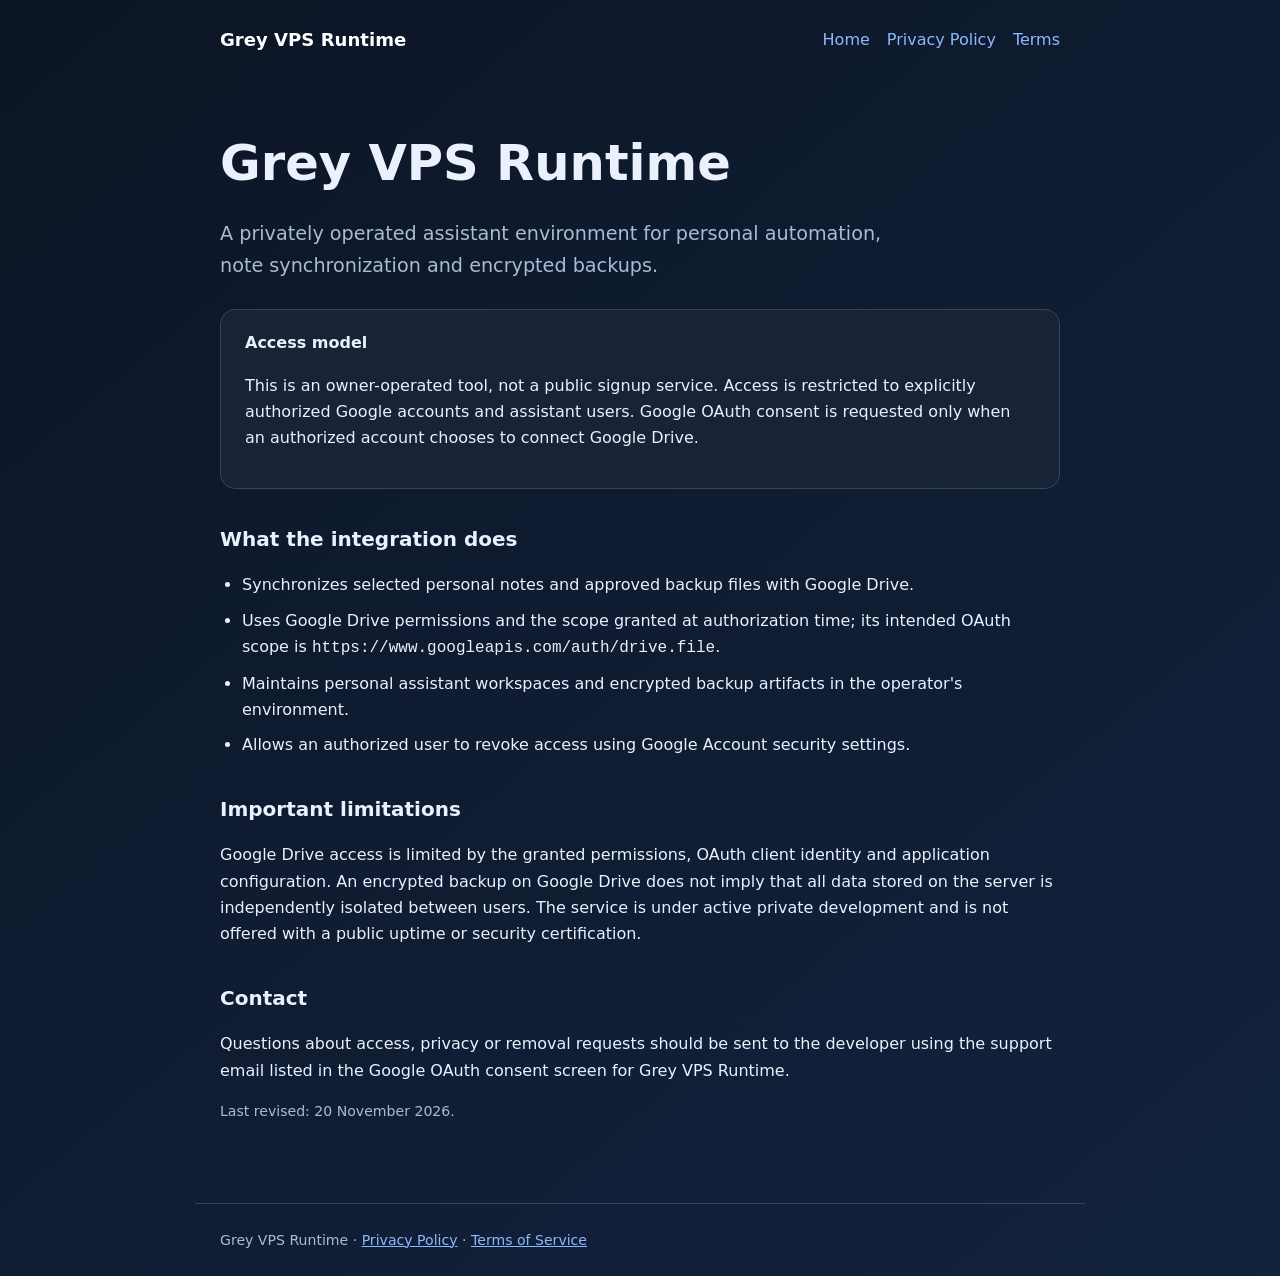
<file: index.html>
<!doctype html><html lang="en"><head><meta charset="utf-8"><meta name="viewport" content="width=device-width,initial-scale=1"><title>Grey VPS Runtime — Private automation and Google Drive sync</title><meta name="description" content="Grey VPS Runtime is a privately operated assistant and backup automation environment."><link rel="stylesheet" href="style.css"></head><body><header><strong>Grey VPS Runtime</strong><nav><a href="index.html">Home</a><a href="privacy.html">Privacy Policy</a><a href="terms.html">Terms</a></nav></header><main><h1>Grey VPS Runtime</h1><p class="lede">A privately operated assistant environment for personal automation, note synchronization and encrypted backups.</p><div class="panel"><strong>Access model</strong><p>This is an owner-operated tool, not a public signup service. Access is restricted to explicitly authorized Google accounts and assistant users. Google OAuth consent is requested only when an authorized account chooses to connect Google Drive.</p></div><h2>What the integration does</h2><ul><li>Synchronizes selected personal notes and approved backup files with Google Drive.</li><li>Uses Google Drive permissions and the scope granted at authorization time; its intended OAuth scope is <code>https://www.googleapis.com/auth/drive.file</code>.</li><li>Maintains personal assistant workspaces and encrypted backup artifacts in the operator's environment.</li><li>Allows an authorized user to revoke access using Google Account security settings.</li></ul><h2>Important limitations</h2><p>Google Drive access is limited by the granted permissions, OAuth client identity and application configuration. An encrypted backup on Google Drive does not imply that all data stored on the server is independently isolated between users. The service is under active private development and is not offered with a public uptime or security certification.</p><h2>Contact</h2><p>Questions about access, privacy or removal requests should be sent to the developer using the support email listed in the Google OAuth consent screen for Grey VPS Runtime.</p><p class="small">Last revised: 20 November 2026.</p></main><footer>Grey VPS Runtime · <a href="privacy.html">Privacy Policy</a> · <a href="terms.html">Terms of Service</a></footer></body></html>
</file>
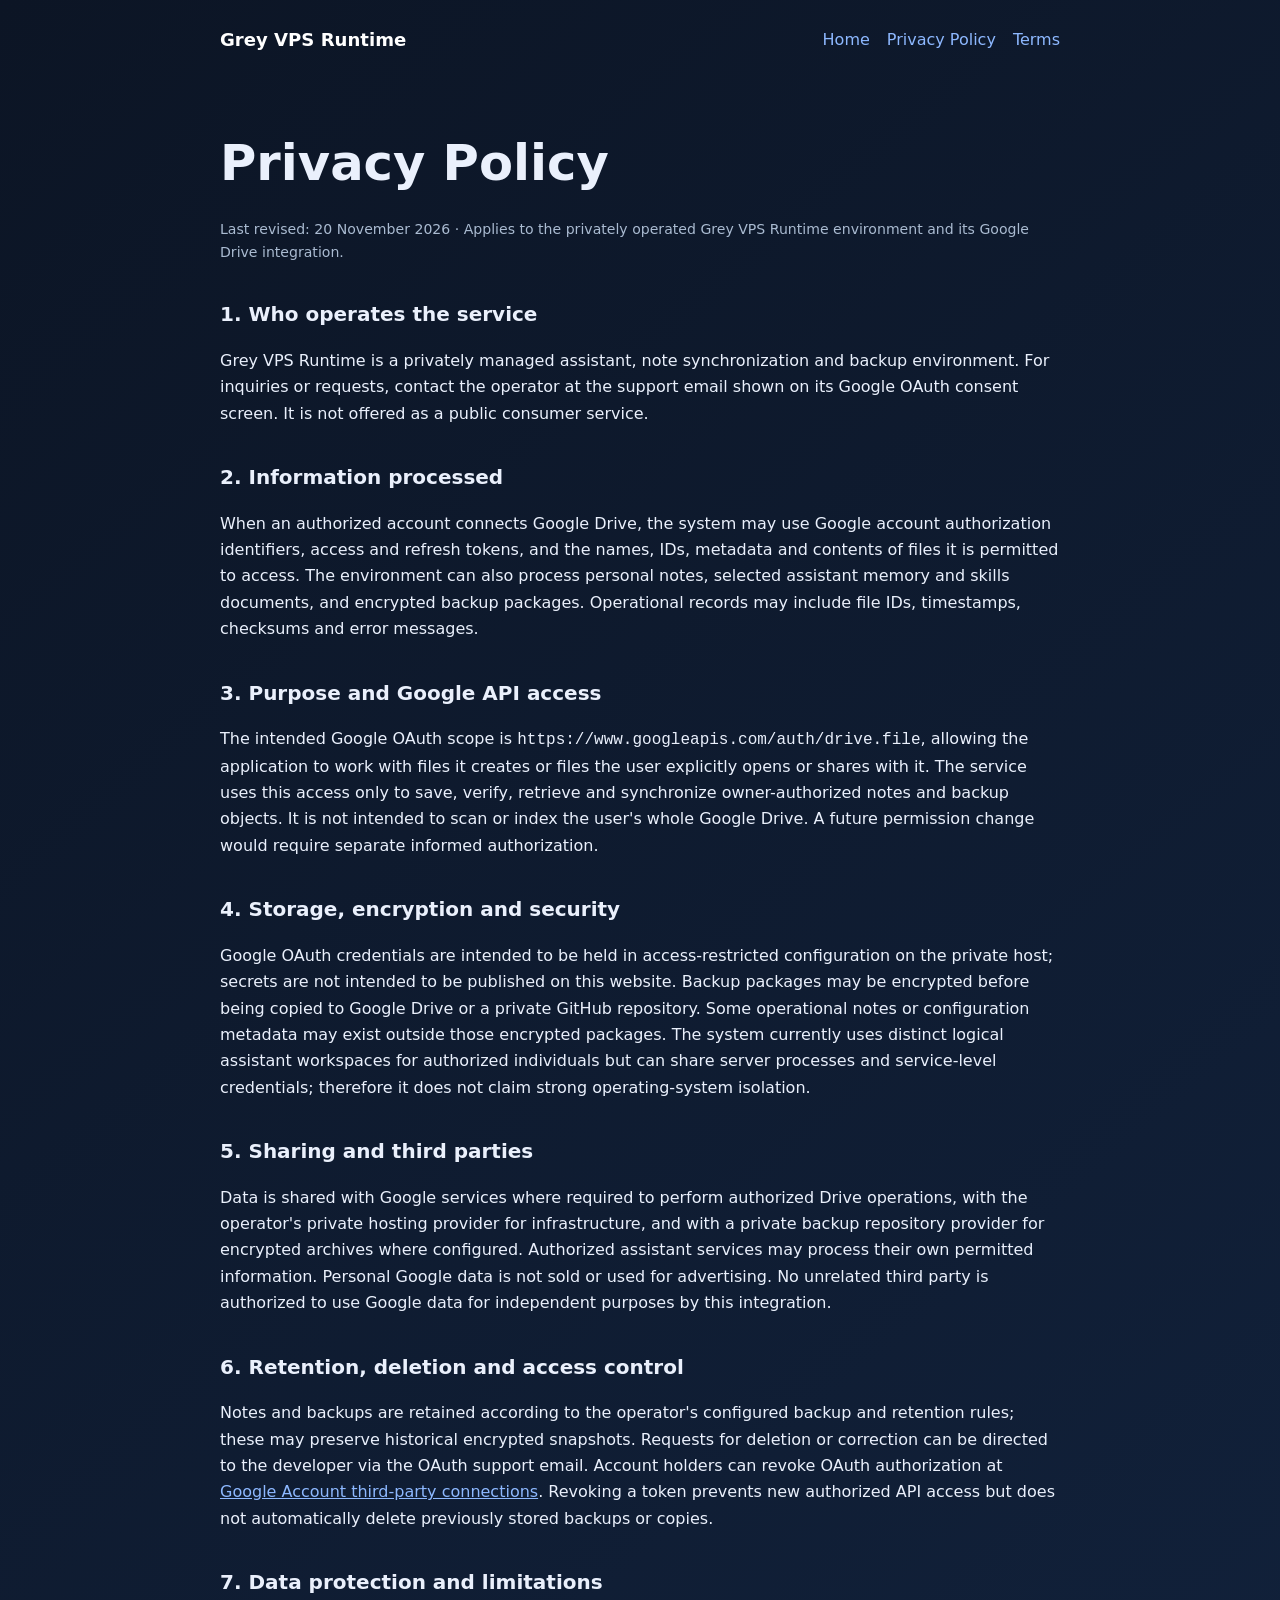
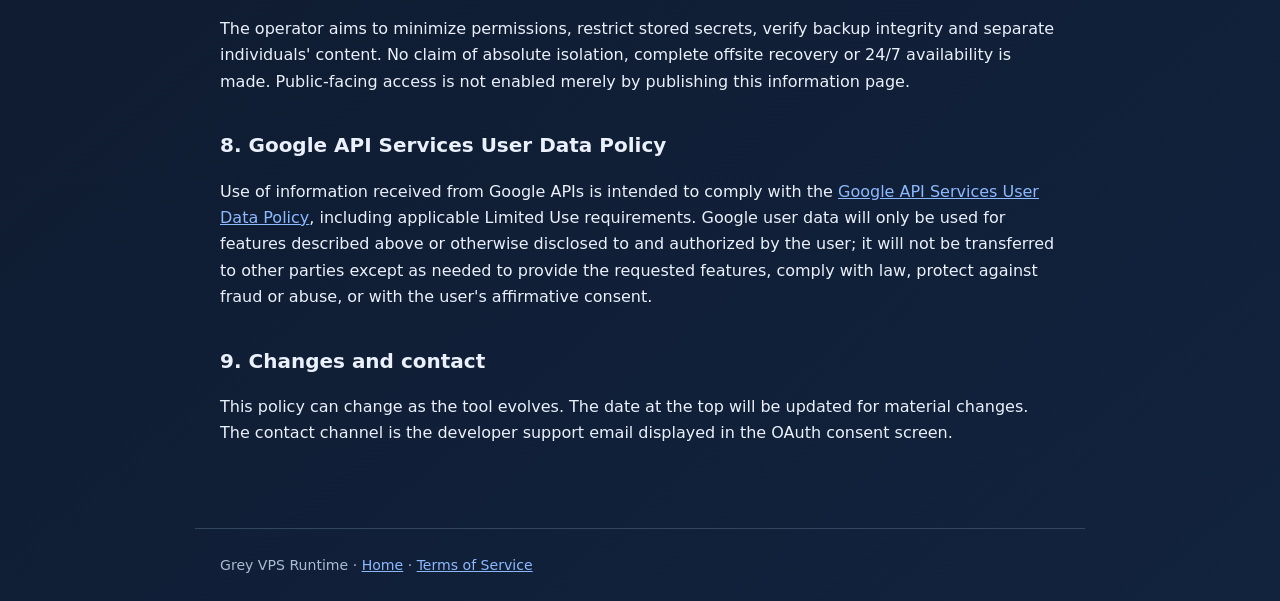
<file: privacy.html>
<!doctype html><html lang="en"><head><meta charset="utf-8"><meta name="viewport" content="width=device-width,initial-scale=1"><title>Privacy Policy — Grey VPS Runtime</title><link rel="stylesheet" href="style.css"></head><body><header><strong>Grey VPS Runtime</strong><nav><a href="index.html">Home</a><a href="privacy.html">Privacy Policy</a><a href="terms.html">Terms</a></nav></header><main><h1>Privacy Policy</h1><p class="small">Last revised: 20 November 2026 · Applies to the privately operated Grey VPS Runtime environment and its Google Drive integration.</p><h2>1. Who operates the service</h2><p>Grey VPS Runtime is a privately managed assistant, note synchronization and backup environment. For inquiries or requests, contact the operator at the support email shown on its Google OAuth consent screen. It is not offered as a public consumer service.</p><h2>2. Information processed</h2><p>When an authorized account connects Google Drive, the system may use Google account authorization identifiers, access and refresh tokens, and the names, IDs, metadata and contents of files it is permitted to access. The environment can also process personal notes, selected assistant memory and skills documents, and encrypted backup packages. Operational records may include file IDs, timestamps, checksums and error messages.</p><h2>3. Purpose and Google API access</h2><p>The intended Google OAuth scope is <code>https://www.googleapis.com/auth/drive.file</code>, allowing the application to work with files it creates or files the user explicitly opens or shares with it. The service uses this access only to save, verify, retrieve and synchronize owner-authorized notes and backup objects. It is not intended to scan or index the user's whole Google Drive. A future permission change would require separate informed authorization.</p><h2>4. Storage, encryption and security</h2><p>Google OAuth credentials are intended to be held in access-restricted configuration on the private host; secrets are not intended to be published on this website. Backup packages may be encrypted before being copied to Google Drive or a private GitHub repository. Some operational notes or configuration metadata may exist outside those encrypted packages. The system currently uses distinct logical assistant workspaces for authorized individuals but can share server processes and service-level credentials; therefore it does not claim strong operating-system isolation.</p><h2>5. Sharing and third parties</h2><p>Data is shared with Google services where required to perform authorized Drive operations, with the operator's private hosting provider for infrastructure, and with a private backup repository provider for encrypted archives where configured. Authorized assistant services may process their own permitted information. Personal Google data is not sold or used for advertising. No unrelated third party is authorized to use Google data for independent purposes by this integration.</p><h2>6. Retention, deletion and access control</h2><p>Notes and backups are retained according to the operator's configured backup and retention rules; these may preserve historical encrypted snapshots. Requests for deletion or correction can be directed to the developer via the OAuth support email. Account holders can revoke OAuth authorization at <a href="https://myaccount.google.com/connections">Google Account third-party connections</a>. Revoking a token prevents new authorized API access but does not automatically delete previously stored backups or copies.</p><h2>7. Data protection and limitations</h2><p>The operator aims to minimize permissions, restrict stored secrets, verify backup integrity and separate individuals' content. No claim of absolute isolation, complete offsite recovery or 24/7 availability is made. Public-facing access is not enabled merely by publishing this information page.</p><h2>8. Google API Services User Data Policy</h2><p>Use of information received from Google APIs is intended to comply with the <a href="https://developers.google.com/terms/api-services-user-data-policy">Google API Services User Data Policy</a>, including applicable Limited Use requirements. Google user data will only be used for features described above or otherwise disclosed to and authorized by the user; it will not be transferred to other parties except as needed to provide the requested features, comply with law, protect against fraud or abuse, or with the user's affirmative consent.</p><h2>9. Changes and contact</h2><p>This policy can change as the tool evolves. The date at the top will be updated for material changes. The contact channel is the developer support email displayed in the OAuth consent screen.</p></main><footer>Grey VPS Runtime · <a href="index.html">Home</a> · <a href="terms.html">Terms of Service</a></footer></body></html>
</file>
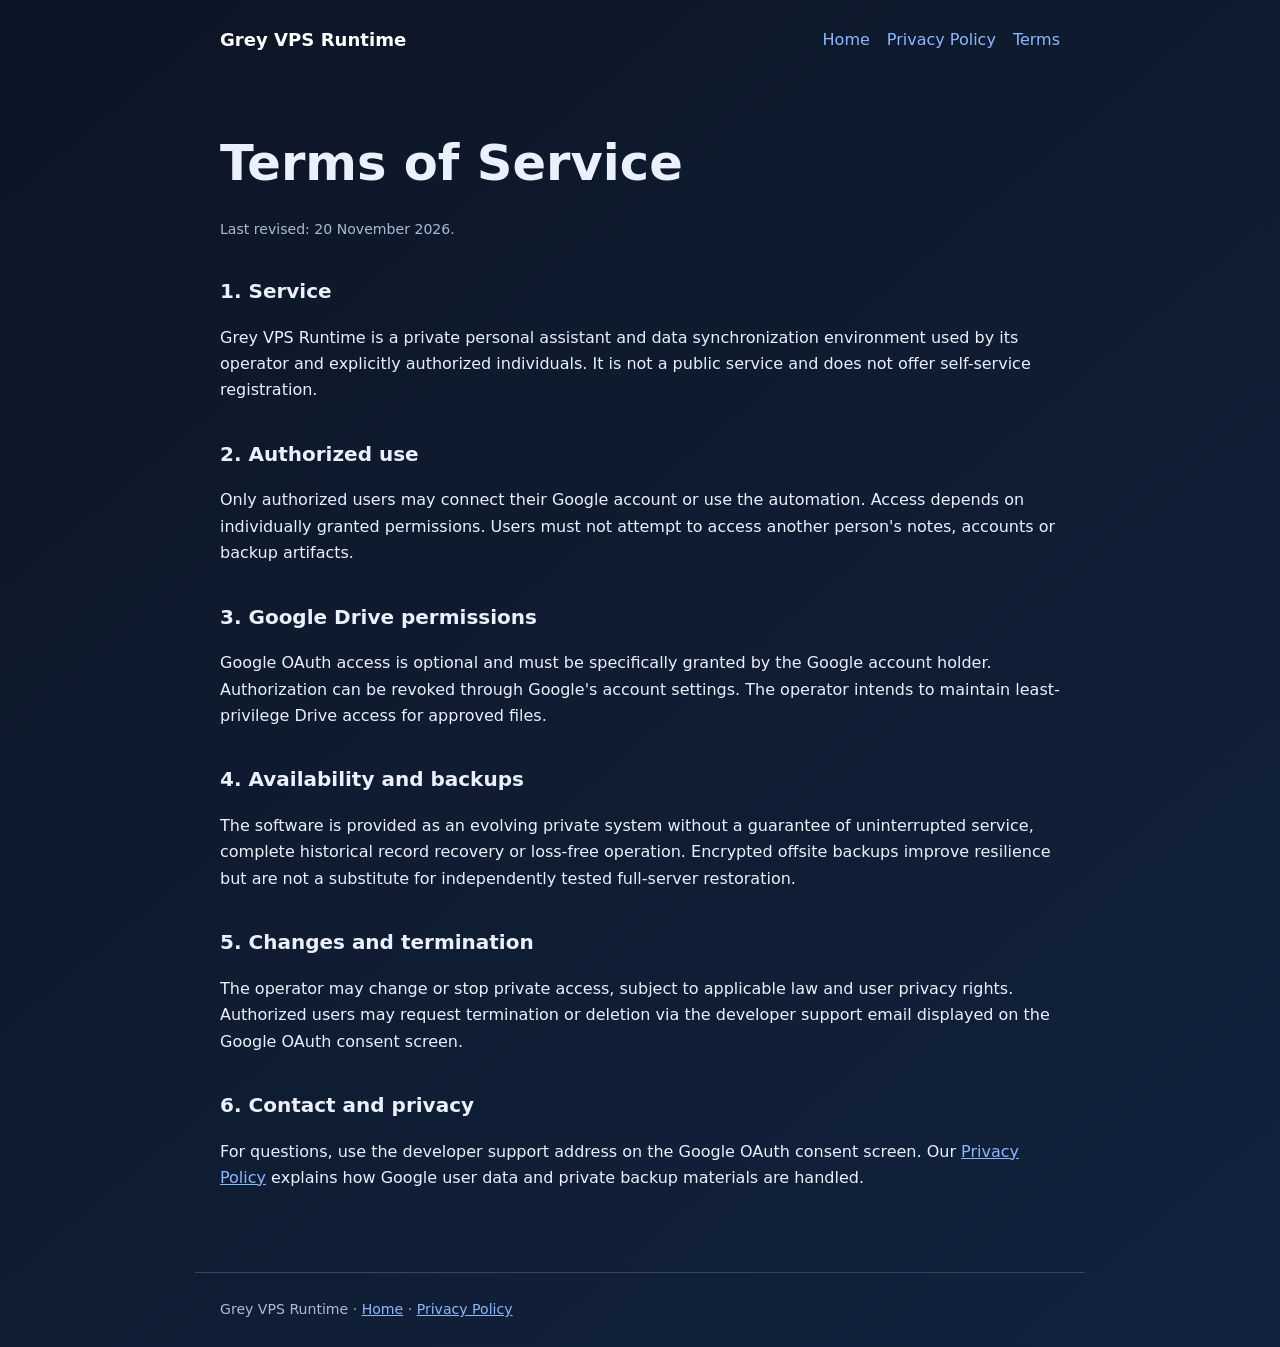
<file: terms.html>
<!doctype html><html lang="en"><head><meta charset="utf-8"><meta name="viewport" content="width=device-width,initial-scale=1"><title>Terms of Service — Grey VPS Runtime</title><link rel="stylesheet" href="style.css"></head><body><header><strong>Grey VPS Runtime</strong><nav><a href="index.html">Home</a><a href="privacy.html">Privacy Policy</a><a href="terms.html">Terms</a></nav></header><main><h1>Terms of Service</h1><p class="small">Last revised: 20 November 2026.</p><h2>1. Service</h2><p>Grey VPS Runtime is a private personal assistant and data synchronization environment used by its operator and explicitly authorized individuals. It is not a public service and does not offer self-service registration.</p><h2>2. Authorized use</h2><p>Only authorized users may connect their Google account or use the automation. Access depends on individually granted permissions. Users must not attempt to access another person's notes, accounts or backup artifacts.</p><h2>3. Google Drive permissions</h2><p>Google OAuth access is optional and must be specifically granted by the Google account holder. Authorization can be revoked through Google's account settings. The operator intends to maintain least-privilege Drive access for approved files.</p><h2>4. Availability and backups</h2><p>The software is provided as an evolving private system without a guarantee of uninterrupted service, complete historical record recovery or loss-free operation. Encrypted offsite backups improve resilience but are not a substitute for independently tested full-server restoration.</p><h2>5. Changes and termination</h2><p>The operator may change or stop private access, subject to applicable law and user privacy rights. Authorized users may request termination or deletion via the developer support email displayed on the Google OAuth consent screen.</p><h2>6. Contact and privacy</h2><p>For questions, use the developer support address on the Google OAuth consent screen. Our <a href="privacy.html">Privacy Policy</a> explains how Google user data and private backup materials are handled.</p></main><footer>Grey VPS Runtime · <a href="index.html">Home</a> · <a href="privacy.html">Privacy Policy</a></footer></body></html>
</file>
<file: style.css>
:root{color-scheme:light dark;--bg:#0d1422;--card:#182336;--text:#eaf0fc;--muted:#aabbd1;--accent:#8db8ff;--border:#344560}*{box-sizing:border-box}body{margin:0;background:linear-gradient(140deg,#0c1525,#12233e);color:var(--text);font:16px/1.65 system-ui,-apple-system,'Segoe UI',Arial,sans-serif}header,main,footer{max-width:890px;margin:auto;padding:25px}header{display:flex;gap:20px;justify-content:space-between;align-items:center}header strong{color:#fff;font-size:1.13rem}nav{display:flex;flex-wrap:wrap;gap:17px}a{color:var(--accent)}nav a{text-decoration:none}main{padding-top:55px;padding-bottom:65px}h1{font-size:clamp(2rem,5vw,3.1rem);line-height:1.15;margin:0 0 26px}h2{margin-top:34px;font-size:1.25rem}.lede{font-size:1.2rem;color:var(--muted);max-width:700px}.panel{padding:20px 24px;border:1px solid var(--border);background:var(--card);border-radius:15px;margin:28px 0}.small,footer{font-size:.88rem;color:var(--muted)}ul{padding-left:22px}li{margin-bottom:9px}footer{border-top:1px solid var(--border)}@media(max-width:600px){header{display:block}nav{margin-top:12px}main{padding-top:30px}}
</file>
